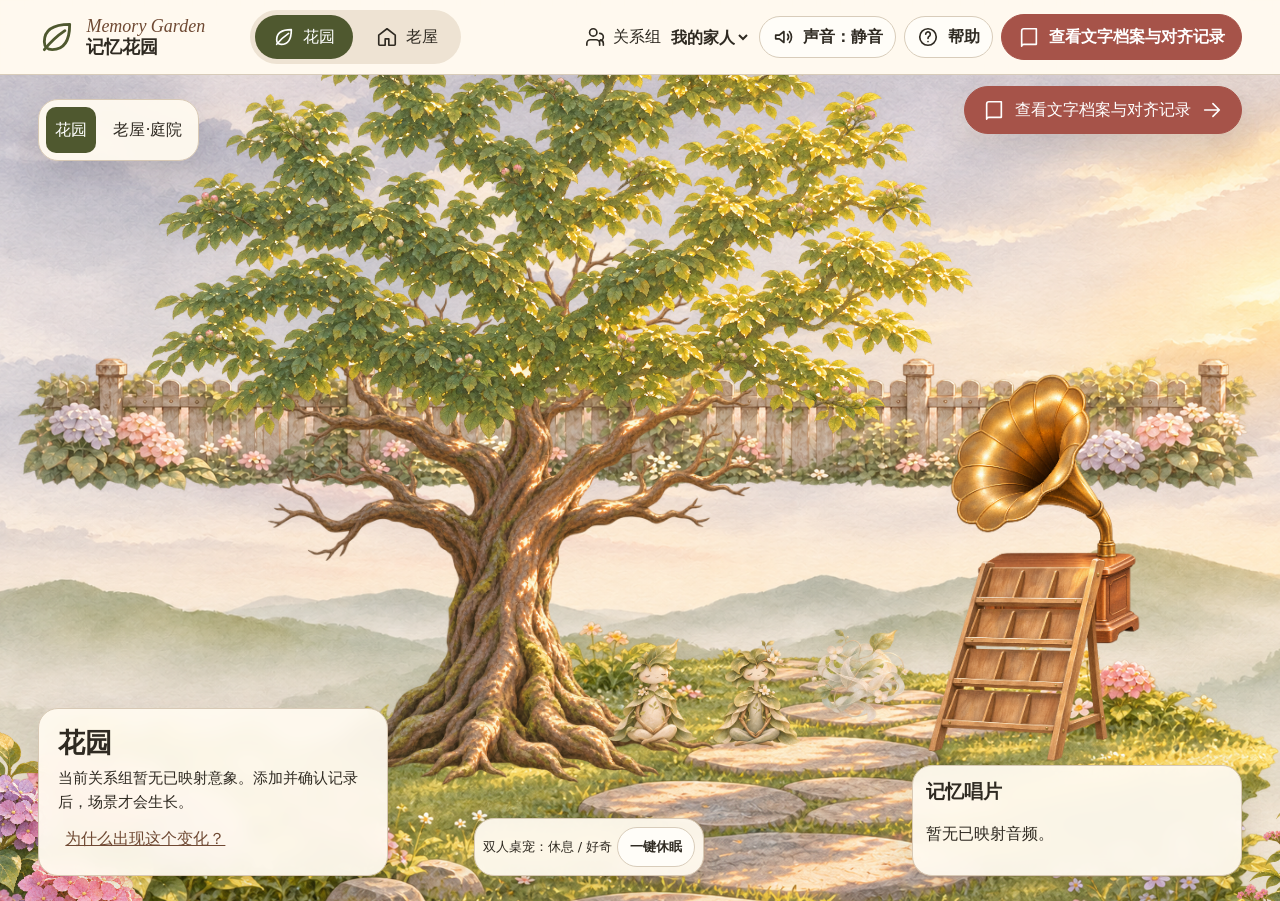
<file: demo-preview/index.html>
<!doctype html>
<html lang="zh-CN">
<head>
  <meta charset="utf-8">
  <meta name="viewport" content="width=device-width, initial-scale=1, viewport-fit=cover">
  <meta name="theme-color" content="#f7f1e6">
  <title>记忆花园 · Memory Garden</title>
  <link rel="stylesheet" href="src/styles/tokens.css">
  <link rel="stylesheet" href="src/styles/app.css">
</head>
<body>
  <a class="skip-link" href="#main">跳到主内容</a>
  <div id="app"></div>
  <div id="live-region" class="sr-only" aria-live="polite" aria-atomic="true"></div>
  <script type="module" src="src/app.js"></script>
</body>
</html>
</file>
<file: demo-preview/src/styles/tokens.css>
:root{color-scheme:light;--bg:#f7f1e6;--surface:#fffdf8;--surface-2:#f1e8d9;--ink:#2f2a22;--muted:#625a4e;--moss:#4f582f;--moss-2:#626b3b;--moss-soft:#e9ebd8;--wood:#6f4933;--rose:#a65349;--rose-soft:#f4deda;--info:#315d68;--warning:#7a541d;--danger:#8b3434;--border:#d8ccba;--focus:#1f6f78;--shadow:0 12px 36px #2f2a2226;--r-sm:8px;--r-card:14px;--r-panel:20px;--space:4px;--z-float:20;--z-nav:40;--z-panel:60;--z-modal:100;--z-live:120;font-family:system-ui,-apple-system,"Segoe UI","Microsoft YaHei","PingFang SC",sans-serif;font-size:16px;line-height:1.6;color:var(--ink);background:var(--bg)}
*{box-sizing:border-box}html{scroll-behavior:smooth}body{margin:0;min-width:320px;min-height:100dvh;background:var(--bg)}button,input,textarea,select{font:inherit}button{cursor:pointer}button:disabled{cursor:not-allowed;opacity:.55}.sr-only{position:absolute!important;width:1px;height:1px;padding:0;margin:-1px;overflow:hidden;clip:rect(0,0,0,0);white-space:nowrap;border:0}.skip-link{position:fixed;z-index:999;top:8px;left:8px;transform:translateY(-150%);background:var(--surface);padding:10px 16px;border-radius:8px}.skip-link:focus{transform:none}:focus-visible{outline:3px solid var(--focus);outline-offset:3px}a{color:inherit}.icon{width:22px;height:22px;display:inline-block;vertical-align:middle;fill:none;stroke:currentColor;stroke-width:1.8;stroke-linecap:round;stroke-linejoin:round;flex:none}.btn{min-height:44px;display:inline-flex;align-items:center;justify-content:center;gap:9px;padding:9px 16px;border-radius:999px;border:1px solid var(--border);background:var(--surface);color:var(--ink);text-decoration:none;font-weight:600;transition:background .12s,color .12s,transform .1s}.btn:hover{background:var(--surface-2)}.btn:active{transform:scale(.985)}.btn.primary{background:var(--moss);border-color:var(--moss);color:#fffdf8}.btn.primary:hover{background:#3f4724}.btn.warm{background:var(--rose);border-color:var(--rose);color:white}.btn.danger{color:var(--danger);border-color:#c99}.btn.small{min-height:40px;padding:7px 12px}.btn.full{width:100%}.btn.icon-only{width:44px;padding:0}.tag{display:inline-flex;align-items:center;gap:6px;border:1px solid var(--border);border-radius:999px;padding:3px 10px;font-size:13px;background:var(--surface)}.tag::before{content:"";width:8px;height:8px;border:2px solid currentColor;border-radius:50%}.tag.good{color:var(--moss)}.tag.wait{color:var(--warning)}.tag.private{color:var(--info)}.tag.error{color:var(--danger)}
</file>
<file: demo-preview/src/styles/app.css>
/* 全局设计变量：src/styles/tokens.css；本文件保留页面布局与组件规则。 */
body{background:#f4ecdd;background-image:linear-gradient(90deg,#6f493307 1px,transparent 1px),linear-gradient(#6f493305 1px,transparent 1px);background-size:24px 24px}.topbar{min-height:74px;display:flex;align-items:center;gap:22px;padding:10px clamp(14px,3vw,42px);background:#fffaf0f2;border-bottom:1px solid var(--border);position:sticky;top:0;z-index:var(--z-nav);backdrop-filter:blur(14px)}.brand{display:flex;align-items:center;gap:10px;text-decoration:none;min-width:190px}.brand .icon{width:38px;height:38px;color:var(--moss)}.brand span{display:grid;line-height:1.15}.brand i{font-family:Georgia,serif;color:var(--wood);font-size:18px}.brand b{font-family:Georgia,"STSong",serif;font-size:18px}.scene-nav{display:flex;gap:5px;background:#eee3d3;padding:5px;border-radius:999px}.scene-nav button,.workspace-side nav button{display:flex;align-items:center;justify-content:center;gap:8px;min-height:44px;padding:8px 18px;background:transparent;border:0;border-radius:999px;color:var(--ink)}.scene-nav button.active,.workspace-side nav button.selected{background:var(--moss);color:#fff}.top-actions{margin-left:auto;display:flex;align-items:center;gap:8px}.group-select{display:flex;align-items:center;gap:6px}.group-select select{max-width:142px;border:0;background:transparent;color:var(--ink);font-weight:700}.card{background:#fffaf0f2;border:1px solid #d8c9b5;border-radius:var(--r-panel);box-shadow:0 14px 40px #3b2d1e1f;backdrop-filter:blur(9px)}

/* 页面 A：插画资产待批准；交付可访问交互层，不以 CSS 几何冒充最终场景。 */
.scene-page{position:relative;min-height:calc(100dvh - 74px);overflow:hidden;padding:24px clamp(14px,3vw,44px) 116px;background:#ddd0bb;background-image:radial-gradient(circle at 72% 18%,#fff9dc 0 2%,transparent 24%),linear-gradient(145deg,#dfe1c8 0,#e9d8b9 45%,#ceb08d 100%)}.scene-page::before{content:"";position:absolute;inset:0;pointer-events:none;background:linear-gradient(105deg,#fff9e654,transparent 38%),repeating-linear-gradient(0deg,#6a563709 0 1px,transparent 1px 5px);mix-blend-mode:soft-light}.scene-art-status{position:absolute;z-index:3;left:50%;top:20px;transform:translateX(-50%);width:min(520px,calc(100% - 360px));display:flex;align-items:center;gap:10px;padding:10px 14px;background:#302a23d9;color:#fffaf0;border:1px solid #fff7df55;border-radius:14px}.scene-art-status small{display:block;color:#f3e9d9}.scene-stage{position:absolute;inset:0;overflow:hidden}.stage-copy{position:absolute;left:23%;top:18%;width:min(520px,42vw);padding:26px 30px;border-left:3px solid #7b7247;background:linear-gradient(90deg,#fff7e6c7,transparent)}.stage-copy h1{font-family:Georgia,"STSong",serif;font-size:clamp(34px,4vw,58px);line-height:1.1;margin:5px 0 12px;color:#3d432a}.stage-copy p{max-width:46ch;margin:0;color:#514a3e}.scene-switcher{position:absolute;z-index:4;left:clamp(14px,3vw,42px);top:26px;width:155px;padding:14px;display:grid;gap:8px}.scene-switcher h2{font:700 17px Georgia,"STSong",serif;margin:0 0 4px}.scene-switcher button{min-height:46px;display:flex;align-items:center;gap:9px;border:1px solid var(--border);border-radius:10px;background:#fffdf8dc;text-align:left;padding:9px;color:var(--ink)}.scene-switcher button.chosen{border-color:var(--moss);background:var(--moss);color:#fff}.scene-objects{position:absolute;left:22%;top:41%;right:27%;bottom:25%;pointer-events:none;display:flex;align-items:center;justify-content:center;gap:18px;flex-wrap:wrap}.object-placeholder{pointer-events:auto;position:relative;min-width:124px;min-height:88px;border:1px dashed #6f654f;border-radius:18px;background:#fff9e8dc;color:#4f582f;box-shadow:0 10px 28px #382c1d1e;display:grid;place-items:center;align-content:center;gap:3px}.object-placeholder .icon{width:28px;height:28px}.object-placeholder span{font-size:12px}.object-placeholder:hover,.object-placeholder:focus-visible{background:#fffdf6;transform:translateY(-2px)}.stage-empty{position:absolute;left:40%;top:48%;display:grid;gap:3px;text-align:center;color:#575043}.stage-empty span{font-size:14px}.pet-card{position:absolute;z-index:3;left:clamp(14px,3vw,42px);bottom:108px;display:flex;align-items:center;gap:12px;padding:10px 14px}.pet-card div{display:grid}.pet-card small{color:var(--muted)}.pet-illustration{width:46px;height:42px;border-radius:14px;background:#efe4ce;border:1px dashed var(--wood);display:grid;place-items:center;color:var(--wood)}.growth-card{position:absolute;z-index:3;right:clamp(14px,3vw,42px);bottom:118px;width:min(350px,34vw);padding:17px}.section-title{display:flex;align-items:center;justify-content:space-between;gap:8px}.section-title h2{font:700 19px Georgia,"STSong",serif;margin:0}.growth-card p{color:var(--muted);margin:8px 0}.text-button{border:0;background:transparent;text-decoration:underline;color:var(--wood);min-height:40px;padding:7px}.growth-steps{display:flex;align-items:center;justify-content:space-between;color:var(--moss);font-size:14px}.growth-steps i{height:1px;background:var(--border);flex:1;margin:0 10px}.record-shelf{position:absolute;z-index:3;right:clamp(14px,3vw,42px);top:88px;width:min(350px,34vw);padding:17px}.records{display:flex;gap:10px;flex-wrap:wrap;margin-top:12px}.record-disc{width:92px;min-height:98px;border:0;background:transparent;color:var(--ink);display:grid;justify-items:center;gap:4px}.record-disc>span{width:62px;height:62px;border-radius:50%;display:grid;place-items:center;background:repeating-radial-gradient(circle,#292724 0 2px,#403c35 3px 5px);color:#e5c28d;border:5px solid #b99a71}.record-disc b{font-size:12px}.audio-controls{display:flex;align-items:center;gap:10px;flex-wrap:wrap;margin-top:10px}.audio-controls label{font-size:13px;display:flex;align-items:center;gap:5px}.fixed-archive{position:fixed;z-index:var(--z-nav);right:24px;top:86px;min-height:48px;padding:10px 18px;border:1px solid var(--rose);border-radius:999px;background:var(--rose);color:#fff;box-shadow:var(--shadow);display:flex;align-items:center;gap:10px}.empty-callout{position:absolute;z-index:3;left:50%;top:58%;transform:translate(-50%,-50%);padding:22px;text-align:center;max-width:360px}.empty-callout p{color:var(--muted)}.panel-scrim{position:fixed;inset:74px 0 0;background:#211d1947;z-index:var(--z-panel)}.detail-panel{position:fixed;z-index:var(--z-panel);top:92px;right:20px;width:min(400px,calc(100vw - 32px));padding:24px;max-height:calc(100dvh - 112px);overflow:auto}.close-btn{position:absolute;right:12px;top:12px;min-width:44px;min-height:44px;border:0;background:transparent;color:var(--wood)}.detail-panel h2{margin:18px 0 6px}.summary-box,.explanation{padding:14px;background:var(--surface-2);border-radius:12px}.muted,.hint{color:var(--muted)}.veiled .scene-stage{filter:blur(10px);opacity:.5}

/* 页面 B：纸张、植物标本与温柔沟通工作台。 */
.workspace-shell{display:grid;grid-template-columns:250px minmax(0,1fr);min-height:calc(100dvh - 74px);background:linear-gradient(135deg,#f8f0e2,#f3e8d7)}.workspace-side{position:relative;background:#fffaf0d9;border-right:1px solid var(--border);padding:28px 16px}.workspace-side::after{content:"";position:absolute;left:18px;right:18px;bottom:24px;height:150px;opacity:.35;background:radial-gradient(ellipse at 20% 100%,#a76e7e 0 8%,transparent 9%),radial-gradient(ellipse at 38% 90%,#7f8a55 0 7%,transparent 8%),radial-gradient(ellipse at 58% 100%,#be8491 0 9%,transparent 10%);background-size:70px 60px}.side-group{display:grid;gap:5px;padding:12px;border-bottom:1px solid var(--border);margin-bottom:12px}.side-group span,.eyebrow{font-size:13px;color:var(--muted);letter-spacing:.04em}.workspace-side nav{display:grid;gap:7px;position:relative;z-index:1}.workspace-side nav button{justify-content:flex-start;width:100%;border-radius:12px}.workspace-main{width:min(1240px,100%);padding:30px clamp(16px,3vw,42px) 90px;margin:0 auto}.page-heading{display:flex;align-items:center;justify-content:space-between;margin-bottom:22px}.page-heading h1{font:700 clamp(27px,3vw,36px) Georgia,"STSong",serif;margin:0;color:#3c352c}.page-heading p{margin:2px 0;color:var(--muted)}.workspace-main>.card{padding:26px;margin-bottom:18px;position:relative}.workspace-main>.card::before{content:"";position:absolute;left:26px;right:26px;top:0;height:3px;background:linear-gradient(90deg,var(--moss),transparent 48%);opacity:.55}.form-card h2{margin-top:5px}.section-kicker{display:flex;align-items:center;gap:7px;color:var(--moss);font-weight:700}.purpose-grid,.entry-grid{display:grid;grid-template-columns:repeat(4,minmax(0,1fr));gap:12px}.purpose,.entry{min-height:70px;border:1px solid var(--border);border-radius:12px;background:#fffaf0;padding:12px;color:var(--ink)}.purpose.on{background:var(--moss);border-color:var(--moss);color:#fff;font-weight:700}.entry{min-height:102px;display:grid;justify-items:start;align-content:center;gap:3px;text-align:left}.entry .icon{color:var(--moss)}.entry small{color:var(--muted)}.entry:hover{background:#f4eadb}.entry-grid{margin:18px 0}.composer,.composer-empty{border-top:1px solid var(--border);padding-top:22px}.composer-empty{min-height:130px;display:grid;place-content:center;text-align:center;color:var(--muted)}.composer-empty b{color:var(--ink)}.composer-head{display:flex;justify-content:space-between;align-items:center}.composer-head h2{margin:0 0 12px}.field{display:grid;gap:6px;margin:12px 0;font-weight:600}.field input,.field textarea,.field select{width:100%;min-height:44px;border:1px solid #958875;border-radius:9px;background:#fffdf8;padding:10px 12px;color:var(--ink)}.field textarea{min-height:120px;resize:vertical}.field input[type=file]{padding:8px}.field.compact{max-width:250px}.form-grid{display:grid;grid-template-columns:repeat(2,minmax(0,1fr));gap:8px 16px}.form-actions{display:flex;flex-wrap:wrap;gap:10px;margin:16px 0}.voice-box,.safety-note{padding:16px;background:var(--surface-2);border-radius:12px}.compare{display:grid;grid-template-columns:repeat(2,minmax(0,1fr));gap:12px}.compare article,.compare>div{padding:14px;border:1px solid var(--border);border-radius:12px;background:#fff}.compare article:last-child{grid-column:1/-1}.sensitive{padding:14px;border:2px solid var(--warning);background:#fff8e8;border-radius:12px}.ambiguity{display:flex;gap:16px;align-items:center;flex-wrap:wrap;border:1px solid var(--warning);border-radius:12px;padding:14px}.file-preview{display:block;object-fit:cover;border-radius:10px;margin-top:10px}.filter-row{display:flex;align-items:end;gap:12px;flex-wrap:wrap}.archive-list{margin-top:10px}.archive-row{display:flex;align-items:center;justify-content:space-between;gap:16px;padding:16px 0;border-bottom:1px solid var(--border)}.archive-row p{margin:2px 0;color:var(--muted)}.archive-row small{color:var(--muted)}.row-title{font-weight:700}.empty-state{text-align:center;padding:38px}.inline-detail{position:relative;margin-top:20px;padding:20px;border:1px solid var(--border);border-radius:14px;background:var(--surface-2)}.inline-detail .close-btn{position:absolute}.alignment-status{padding:8px 0 18px;border-bottom:1px solid var(--border)}.tabs{display:flex;gap:8px;margin:16px 0}.tabs button{min-height:44px;padding:8px 16px;border:1px solid var(--border);border-radius:999px;background:var(--surface)}.tabs button[aria-selected=true]{background:var(--moss);color:#fff}.mismatch-list{display:grid;grid-template-columns:repeat(2,minmax(0,1fr));gap:10px}.mismatch{display:grid;grid-template-columns:auto 1fr;align-items:center;gap:2px 12px;padding:14px;border:1px solid #b9776d;border-left:5px solid var(--rose);border-radius:12px;background:var(--rose-soft)}.mismatch-mark{grid-row:1/3;display:grid;place-items:center;width:38px;height:38px;border:1px solid currentColor;border-radius:50%}.participant{margin:14px 0;padding:16px;border:1px solid var(--border);border-radius:14px}.participant h3{display:flex;justify-content:space-between}.field-list{display:grid;grid-template-columns:repeat(2,minmax(0,1fr));gap:8px}.field-list>div{padding:12px;background:var(--surface-2);border-left:3px solid #8a8758;border-radius:4px 10px 10px 4px}.field-list p{margin:4px 0 0}.privacy-gate{padding:26px;text-align:center;background:var(--moss-soft);border-radius:12px}.settings-grid{display:grid;grid-template-columns:repeat(2,minmax(0,1fr));gap:14px}.settings-grid article{padding:18px;border:1px solid var(--border);border-radius:14px;background:#fffaf0}.modal-backdrop{position:fixed;z-index:var(--z-modal);inset:0;background:#1e1b18a8;display:grid;place-items:center;padding:18px}.modal{width:min(540px,100%);max-height:90dvh;overflow:auto;padding:26px;position:relative}.modal h2{padding-right:34px;font-family:Georgia,"STSong",serif}.modal .form-actions{justify-content:flex-end}.tag{white-space:nowrap}.mobile-tabs{display:none}

@media(max-width:1023px){.topbar{gap:10px}.brand{min-width:auto}.brand .icon{width:30px}.top-actions .wide-label{display:none}.group-select select{max-width:110px}.workspace-shell{grid-template-columns:190px minmax(0,1fr)}.scene-art-status{top:14px;width:min(430px,calc(100% - 320px))}.scene-switcher{top:14px;width:142px}.record-shelf{top:82px;width:275px}.growth-card{width:285px}.fixed-archive{top:auto;right:14px;bottom:14px}.pet-card{bottom:78px}.stage-copy{left:21%;top:19%;width:46vw}.scene-objects{right:31%;bottom:27%}}
@media(max-width:767px){.topbar{min-height:60px;padding:7px 12px;gap:6px}.brand{gap:5px}.brand .icon{width:28px;height:28px}.brand i{font-size:12px}.brand b{font-size:14px}.scene-nav{display:none}.top-actions{gap:4px}.top-actions .btn{padding:7px 9px;min-width:44px}.group-select .icon{display:none}.group-select select{width:96px;font-size:13px}.archive-jump{display:none!important}.scene-page{min-height:calc(100dvh - 60px);padding:12px 12px 190px}.scene-art-status{left:12px;right:12px;top:68px;transform:none;width:auto}.scene-art-status small{font-size:12px}.scene-switcher{left:12px;top:12px;width:auto;padding:7px;display:flex;gap:5px;align-items:center}.scene-switcher h2{display:none}.scene-switcher button{min-height:44px;font-size:13px;padding:7px}.stage-copy{left:18px;right:18px;top:150px;width:auto;padding:18px}.stage-copy h1{font-size:34px}.scene-objects{left:18px;right:18px;top:300px;bottom:330px;gap:8px}.object-placeholder{min-width:102px;min-height:72px}.stage-empty{left:20px;right:20px;top:47%;text-align:center}.pet-card{left:12px;bottom:126px;padding:7px 9px;gap:7px}.pet-card .btn{font-size:12px;padding:5px 8px}.growth-card{left:12px;right:12px;bottom:70px;width:auto;padding:12px}.growth-card .section-title h2{font-size:16px}.growth-card p{font-size:13px}.growth-steps{font-size:12px}.record-shelf{left:12px;right:12px;top:auto;bottom:300px;width:auto;padding:10px}.record-shelf .records{gap:4px;margin-top:3px}.record-disc{width:72px;min-height:74px}.record-disc>span{width:44px;height:44px}.audio-controls{margin-top:3px}.fixed-archive{left:12px;right:12px;bottom:12px;justify-content:center;min-height:48px}.empty-callout{top:58%;width:calc(100% - 36px)}.detail-panel{top:auto;left:8px;right:8px;bottom:8px;width:auto;max-height:72dvh;border-radius:20px 20px 10px 10px;padding:22px}.panel-scrim{inset:60px 0 0}.workspace-shell{display:block;min-height:calc(100dvh - 60px);padding-bottom:68px}.workspace-side{display:none}.workspace-main{padding:18px 12px 28px}.page-heading{margin-bottom:12px}.page-heading h1{font-size:25px}.page-heading .tag{display:none}.workspace-main>.card{padding:16px;margin-bottom:12px}.workspace-main>.card::before{left:16px;right:16px}.purpose-grid{grid-template-columns:repeat(2,minmax(0,1fr));gap:8px}.purpose{min-height:52px}.entry-grid{grid-template-columns:repeat(2,minmax(0,1fr));gap:8px}.entry{min-height:94px;padding:10px}.form-grid,.compare,.field-list,.settings-grid,.mismatch-list{grid-template-columns:1fr}.compare article:last-child{grid-column:auto}.filter-row{align-items:stretch}.filter-row .field{max-width:none;flex:1 1 130px}.archive-row{align-items:flex-start}.archive-row .btn{flex:none}.tabs{overflow-x:auto}.tabs button{white-space:nowrap}.participant{padding:12px}.participant h3{align-items:flex-start;gap:8px}.modal{padding:22px}.mobile-tabs{position:fixed;z-index:var(--z-nav);display:flex;left:0;right:0;bottom:0;padding:6px 6px calc(6px + env(safe-area-inset-bottom));border-top:1px solid var(--border);background:#fffaf0f5;justify-content:space-around}.mobile-tabs button{display:grid;justify-items:center;gap:1px;min-width:68px;min-height:48px;border:0;background:transparent;color:var(--muted);font-size:11px}.mobile-tabs button.selected{color:var(--moss);font-weight:700}.mobile-tabs .icon{width:20px;height:20px}}
@media(max-width:390px){.brand i{display:none}.group-select select{width:82px}.scene-art-status{top:66px}.record-shelf{bottom:310px}.stage-copy{top:148px}.stage-copy p{font-size:14px}}
@media(prefers-reduced-motion:reduce){*,*::before,*::after{scroll-behavior:auto!important;animation-duration:.01ms!important;animation-iteration-count:1!important;transition-duration:.01ms!important}}


/* 页面 A、花园与老屋：分层插画定位；桌宠、留声机、纪念碑、幻影、记忆帷幕在下方对应选择器。 */
/* Asset-led scene composition. Images carry the landscape; CSS only positions layers and controls. */
.scene-page.illustrated{height:calc(100dvh - 74px);min-height:650px;padding:0;background:#d9d7b8;isolation:isolate}
.illustrated::before{display:none}
.scene-canvas{position:absolute;inset:0;overflow:hidden}
.scene-canvas .layer{position:absolute;display:block;object-fit:contain;pointer-events:none}
.scene-canvas .sky{inset:0;width:100%;height:100%;object-fit:cover}
/* 花园 */
.garden-scene .vegetation{left:-4%;top:0;width:108%;height:55%;object-fit:cover}
.garden-scene .path{left:0;bottom:-15%;width:100%;height:84%;object-fit:cover}
.garden-scene .trunk{left:20%;top:11%;width:40%;height:79%}
.garden-scene .canopy,.garden-scene .bloom{left:6%;top:-17%;width:75%;height:72%}
/* 老屋 */
.home-scene .home-wall{inset:0;width:100%;height:80%;object-fit:cover}
.home-scene .house{left:5%;top:12%;width:52%;height:75%}
.home-scene .home-trunk{left:43%;top:4%;width:33%;height:86%}
.home-scene .home-canopy{left:24%;top:-13%;width:76%;height:65%}
.home-scene .windowsill{left:8%;top:24%;width:32%;height:47%}
.home-scene .table{left:26%;bottom:-6%;width:41%;height:44%}
.home-scene .photo-rack{left:61%;top:26%;width:23%;height:57%}
/* 留声机 */
.scene-canvas .gramophone{left:72%;top:34%;width:20%;height:38%}
.scene-canvas .rack{left:68%;top:55%;width:24%;height:31%}
.scene-canvas .foreground-left{left:-6%;bottom:-17%;width:32%;height:50%;z-index:12}
.scene-canvas .foreground-right{right:-8%;bottom:-18%;width:28%;height:43%;z-index:12}
/* 记忆帷幕 */
.scene-canvas .veil-layer{inset:0;width:100%;height:100%;object-fit:cover;z-index:15;opacity:.2}
.illustrated.veiled .scene-canvas{filter:none;opacity:1}
.scene-hit{position:absolute;z-index:11;min-width:44px;min-height:44px;border:0;background:transparent;padding:0;cursor:pointer}
.scene-hit .object-art{display:block;width:100%;height:100%;object-fit:contain;pointer-events:none}
.scene-hit-label{position:absolute;bottom:-17px;left:50%;transform:translateX(-50%);white-space:nowrap;background:#fffaf0ed;border-radius:9px;padding:2px 6px;color:#2f2a22;font-size:12px;opacity:0}
.scene-hit:hover .scene-hit-label,.scene-hit:focus-visible .scene-hit-label{opacity:1}
.scene-hit:focus-visible{outline:3px solid var(--mg-focus,#1f6f78);outline-offset:3px;border-radius:16px}
.scene-hit.flower{width:7%;height:12%;top:55%;left:31%}
.scene-hit.flower-1{left:40%;top:47%}.scene-hit.flower-2{left:22%;top:64%}.scene-hit.flower-3{left:55%;top:60%}.scene-hit.flower-4{left:48%;top:40%}.scene-hit.flower-5{left:14%;top:57%}
.scene-hit.branch{width:7%;height:12%;top:37%;left:39%}.scene-hit.branch-1{left:50%;top:32%}.scene-hit.branch-2{left:30%;top:33%}
.scene-hit.disc{width:6%;height:10%;left:77%;top:64%}.scene-hit.disc-1{left:83%}
/* 桌宠 */
.scene-hit.pet{width:10%;height:18%;top:66%}.scene-hit.pet-a{left:46%}.scene-hit.pet-b{left:54%}
/* 纪念碑 */
.scene-hit.memorial{width:10%;height:22%;left:61%;top:64%}.scene-hit.memorial .light{position:absolute;inset:0;opacity:.7}
/* 幻影 */
.scene-hit.phantom{width:10%;height:17%;left:62%;top:64%}
.illustrated .scene-switcher{z-index:35;top:24px;width:auto;display:flex;padding:7px}.illustrated .scene-switcher button{border:0;background:transparent;font-size:16px}.illustrated .scene-switcher button[aria-current=page]{background:var(--moss);color:#fff}
.scene-note{position:absolute;z-index:30;left:3%;bottom:3%;width:min(350px,28vw);padding:16px 19px}.scene-note h1{font:700 27px Georgia,"STSong",serif;margin:0}.scene-note p{margin:5px 0;font-size:15px}
.illustrated .record-shelf{top:auto;bottom:3%;right:3%;width:min(330px,27vw);padding:13px;z-index:30}.illustrated .record-shelf h2{margin:0;font:700 19px Georgia,"STSong",serif}.illustrated .records{max-height:100px;overflow:auto}.illustrated .record-disc{width:70px;min-height:80px}.record-image{width:55px;height:55px;object-fit:contain}
.pet-status{position:absolute;z-index:30;left:37%;bottom:3%;padding:8px;display:flex;align-items:center;gap:5px;font-size:13px}
.illustrated .fixed-archive{top:86px;bottom:auto;right:3%;z-index:45}
/* 移动端场景适配 */
@media(max-width:767px){.scene-page.illustrated{height:calc(100dvh - 60px);min-height:690px}.garden-scene .trunk{left:7%;top:14%;width:70%;height:66%}.garden-scene .canopy,.garden-scene .bloom{left:-20%;top:0;width:130%;height:50%}.garden-scene .path{bottom:3%;height:70%}.home-scene .house{left:-30%;top:15%;width:110%;height:64%}.home-scene .home-trunk{left:34%;width:72%;height:80%}.home-scene .home-canopy{left:-16%;width:140%;height:54%}.home-scene .table{left:10%;bottom:15%;width:80%;height:30%}.home-scene .photo-rack,.home-scene .windowsill{display:none}/* 留声机 */
.scene-canvas .gramophone{left:67%;top:41%;width:32%;height:27%}.scene-canvas .rack{left:63%;top:59%;width:36%;height:20%}.scene-canvas .foreground-left{width:45%;bottom:3%;height:30%}.scene-canvas .foreground-right{width:42%;bottom:2%;height:28%}.scene-hit.flower,.scene-hit.branch{width:16%;height:9%}.scene-hit.flower{left:20%;top:54%}.scene-hit.branch{left:46%;top:39%}.scene-hit.pet{width:20%;height:13%;top:65%}.scene-hit.pet-a{left:28%}.scene-hit.pet-b{left:46%}.scene-hit.memorial,.scene-hit.phantom{left:66%;top:68%;width:20%;height:13%}.scene-hit.disc{left:72%;top:62%;width:13%;height:8%}.illustrated .scene-switcher{left:12px;top:9px}.scene-note{left:12px;bottom:118px;width:calc(100% - 24px);padding:10px 12px}.scene-note h1{font-size:21px}.scene-note p{font-size:13px}.pet-status,.illustrated .record-shelf{display:none}.illustrated .fixed-archive{top:auto;right:12px;left:12px;bottom:12px}}
</file>
